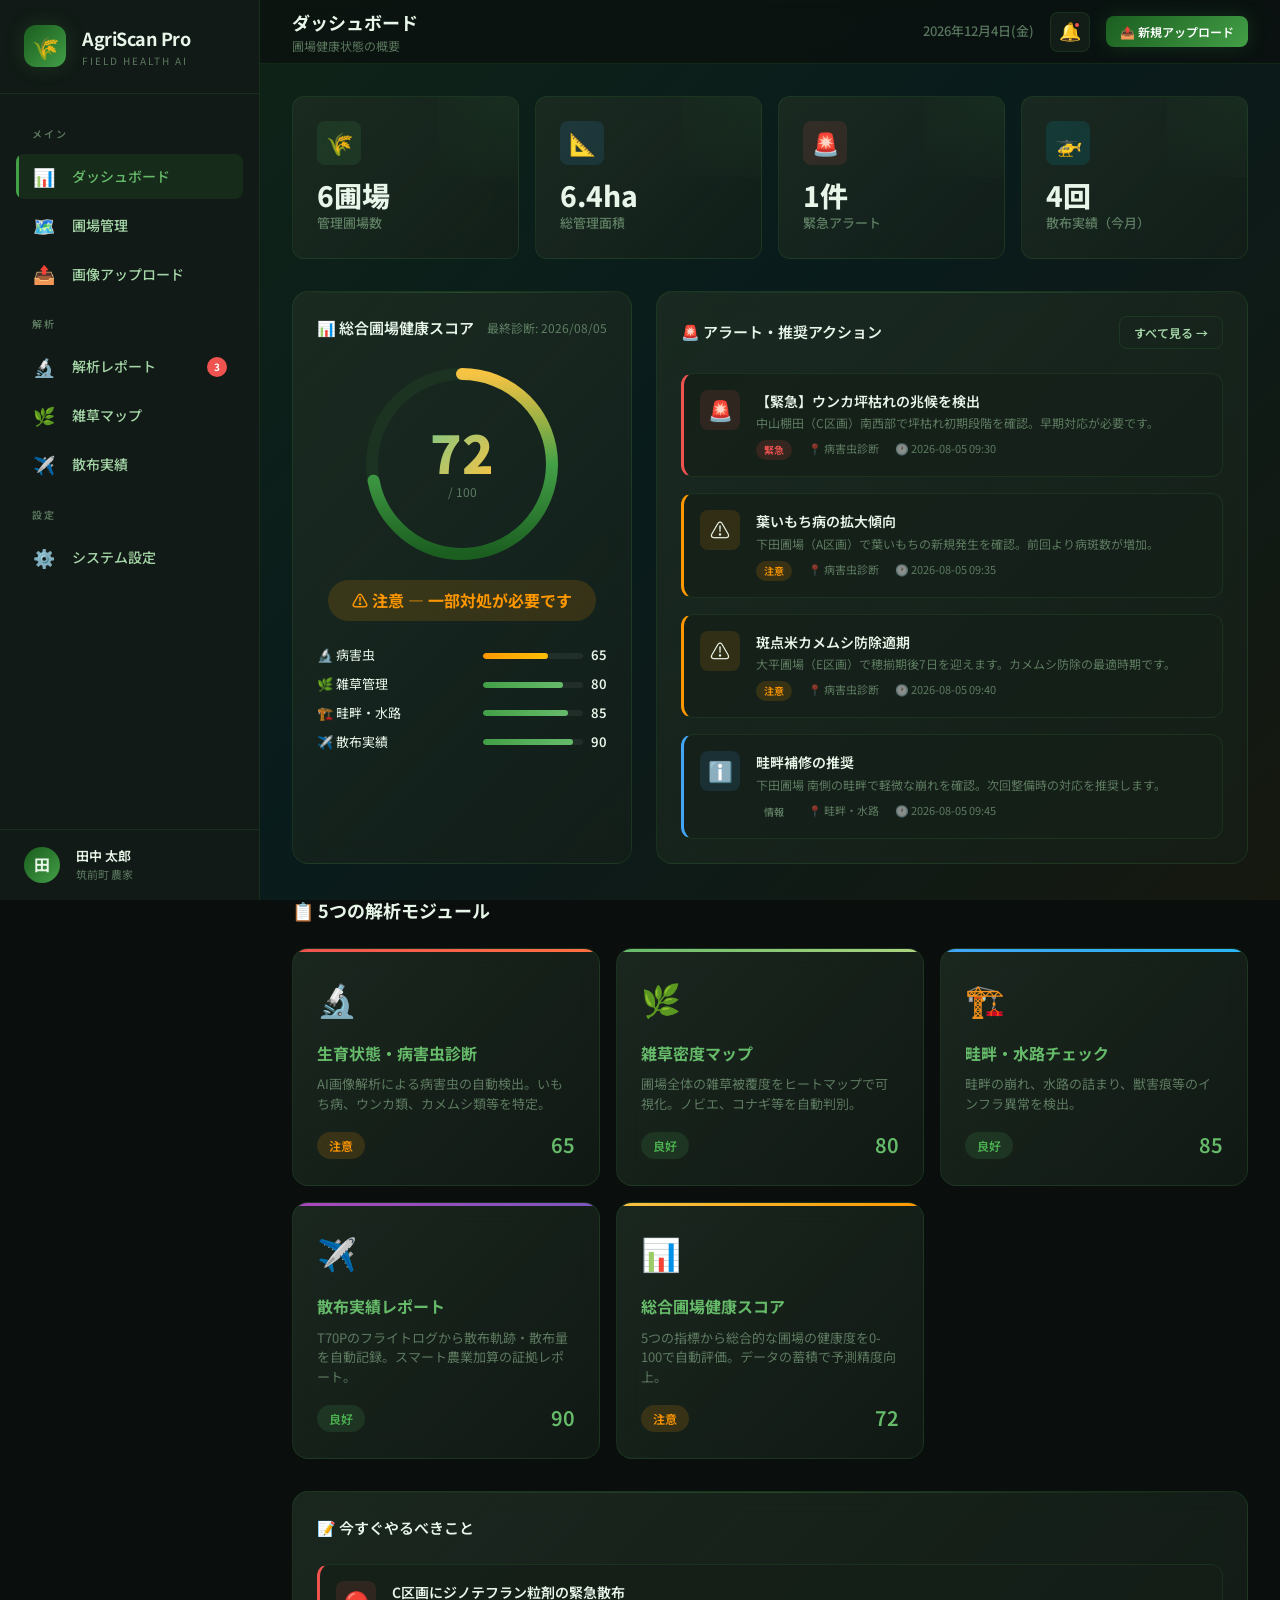
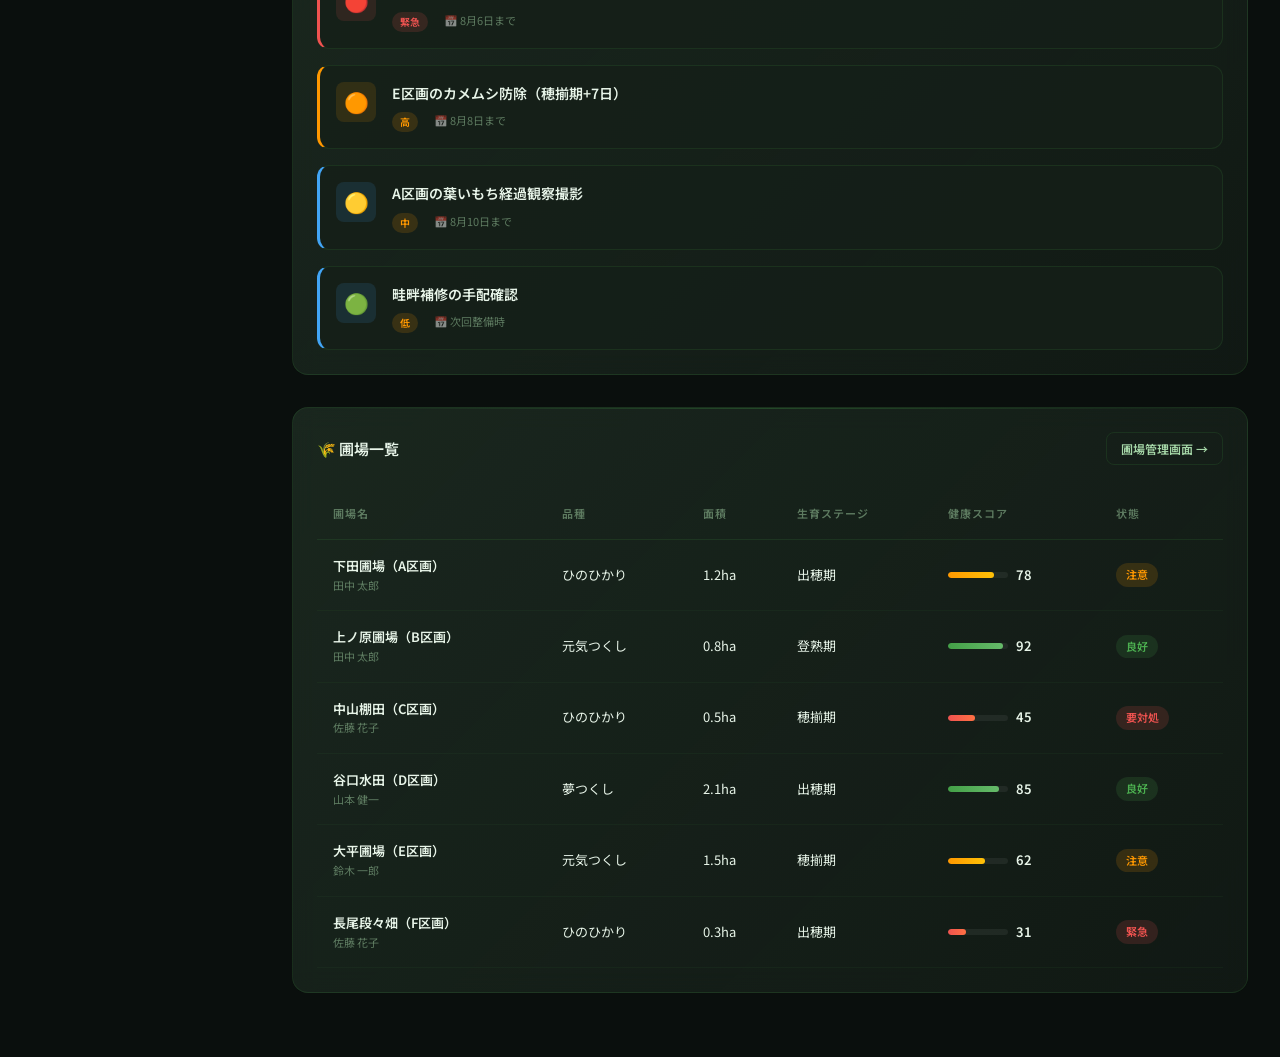
<file: index.html>
<!DOCTYPE html>
<html lang="ja">
<head>
  <meta charset="UTF-8">
  <meta name="viewport" content="width=device-width, initial-scale=1.0">
  <meta name="description" content="AgriScan Pro - AI搭載ドローン圃場健康診断システム。福岡県・九州の水稲栽培に特化した病害虫検出・雑草管理・散布実績レポート。">
  <title>AgriScan Pro | 圃場AI健康診断ダッシュボード</title>
  <link rel="stylesheet" href="css/style.css">
  <link rel="icon" href="data:image/svg+xml,<svg xmlns=%22http://www.w3.org/2000/svg%22 viewBox=%220 0 100 100%22><text y=%22.9em%22 font-size=%2290%22>🌾</text></svg>">
</head>
<body data-page="dashboard">
  <div class="app-layout">
    <!-- Sidebar -->
    <aside class="sidebar">
      <div class="sidebar-logo">
        <div class="logo-icon">🌾</div>
        <div class="logo-text">
          <span class="logo-name">AgriScan Pro</span>
          <span class="logo-sub">Field Health AI</span>
        </div>
      </div>

      <nav class="sidebar-nav">
        <div class="sidebar-section-label">メイン</div>
        <a href="index.html" class="nav-item active" id="nav-dashboard">
          <span class="nav-icon">📊</span>
          <span>ダッシュボード</span>
        </a>
        <a href="fields.html" class="nav-item" id="nav-fields">
          <span class="nav-icon">🗺️</span>
          <span>圃場管理</span>
        </a>
        <a href="upload.html" class="nav-item" id="nav-upload">
          <span class="nav-icon">📤</span>
          <span>画像アップロード</span>
        </a>

        <div class="sidebar-section-label">解析</div>
        <a href="report.html" class="nav-item" id="nav-report">
          <span class="nav-icon">🔬</span>
          <span>解析レポート</span>
          <span class="nav-badge">3</span>
        </a>
        <a href="report.html" class="nav-item" id="nav-weed">
          <span class="nav-icon">🌿</span>
          <span>雑草マップ</span>
        </a>
        <a href="report.html" class="nav-item" id="nav-spray">
          <span class="nav-icon">✈️</span>
          <span>散布実績</span>
        </a>

        <div class="sidebar-section-label">設定</div>
        <a href="#" class="nav-item" id="nav-settings">
          <span class="nav-icon">⚙️</span>
          <span>システム設定</span>
        </a>
      </nav>

      <div class="sidebar-footer">
        <div class="sidebar-user">
          <div class="user-avatar">田</div>
          <div class="user-info">
            <span class="user-name">田中 太郎</span>
            <span class="user-role">筑前町 農家</span>
          </div>
        </div>
      </div>
    </aside>

    <!-- Main Content -->
    <main class="main-content">
      <!-- Header -->
      <header class="top-header">
        <div class="header-left">
          <button class="mobile-menu-btn" id="mobile-menu-btn">☰</button>
          <div>
            <div class="page-title">ダッシュボード</div>
            <div class="page-breadcrumb">圃場健康状態の概要</div>
          </div>
        </div>
        <div class="header-right">
          <span class="header-date"></span>
          <button class="header-btn" id="notifications-btn" title="通知">
            🔔
            <span class="badge-dot"></span>
          </button>
          <a href="upload.html" class="btn btn-primary btn-sm">
            📤 新規アップロード
          </a>
        </div>
      </header>

      <!-- Page Content -->
      <div class="page-container">

        <!-- Stats Row -->
        <section class="section-gap">
          <div class="stats-grid"></div>
        </section>

        <!-- Score + Alerts Row -->
        <section class="grid-sidebar section-gap">
          <!-- Health Score -->
          <div class="card">
            <div class="card-header">
              <div class="card-title">📊 総合圃場健康スコア</div>
              <span class="card-subtitle">最終診断: 2026/08/05</span>
            </div>
            <div class="score-ring-container">
              <div class="score-ring">
                <svg viewBox="0 0 200 200">
                  <defs>
                    <linearGradient id="scoreGradient" x1="0%" y1="0%" x2="100%" y2="0%">
                      <stop offset="0%" style="stop-color:#1b5e20"/>
                      <stop offset="50%" style="stop-color:#43a047"/>
                      <stop offset="100%" style="stop-color:#f6c343"/>
                    </linearGradient>
                  </defs>
                  <circle class="ring-bg" cx="100" cy="100" r="90"/>
                  <circle class="ring-fill" cx="100" cy="100" r="90"/>
                </svg>
                <div class="score-value">
                  <div class="score-number">0</div>
                  <div class="score-label">/ 100</div>
                </div>
              </div>
              <div class="score-assessment caution">⚠️ 注意 — 一部対処が必要です</div>
            </div>
            <div style="margin-top:var(--space-lg);display:flex;flex-direction:column;gap:var(--space-sm);">
              <div style="display:flex;justify-content:space-between;align-items:center;font-size:13px;">
                <span>🔬 病害虫</span>
                <div class="flex items-center gap-sm">
                  <div class="severity-bar" style="width:100px"><div class="fill amber" style="width:65%"></div></div>
                  <span class="fw-600">65</span>
                </div>
              </div>
              <div style="display:flex;justify-content:space-between;align-items:center;font-size:13px;">
                <span>🌿 雑草管理</span>
                <div class="flex items-center gap-sm">
                  <div class="severity-bar" style="width:100px"><div class="fill green" style="width:80%"></div></div>
                  <span class="fw-600">80</span>
                </div>
              </div>
              <div style="display:flex;justify-content:space-between;align-items:center;font-size:13px;">
                <span>🏗️ 畦畔・水路</span>
                <div class="flex items-center gap-sm">
                  <div class="severity-bar" style="width:100px"><div class="fill green" style="width:85%"></div></div>
                  <span class="fw-600">85</span>
                </div>
              </div>
              <div style="display:flex;justify-content:space-between;align-items:center;font-size:13px;">
                <span>✈️ 散布実績</span>
                <div class="flex items-center gap-sm">
                  <div class="severity-bar" style="width:100px"><div class="fill green" style="width:90%"></div></div>
                  <span class="fw-600">90</span>
                </div>
              </div>
            </div>
          </div>

          <!-- Alerts & Actions -->
          <div class="card">
            <div class="card-header">
              <div class="card-title">🚨 アラート・推奨アクション</div>
              <a href="report.html" class="btn btn-outline btn-sm">すべて見る →</a>
            </div>
            <div class="alert-list"></div>
          </div>
        </section>

        <!-- 5 Module Overview -->
        <section class="section-gap">
          <div style="display:flex;justify-content:space-between;align-items:center;margin-bottom:var(--space-lg);">
            <h2 style="font-size:18px;font-weight:700;">📋 5つの解析モジュール</h2>
          </div>
          <div class="module-grid"></div>
        </section>

        <!-- Next Actions -->
        <section class="section-gap">
          <div class="card">
            <div class="card-header">
              <div class="card-title">📝 今すぐやるべきこと</div>
            </div>
            <div class="next-actions alert-list"></div>
          </div>
        </section>

        <!-- Field Overview Table -->
        <section class="section-gap">
          <div class="card">
            <div class="card-header">
              <div class="card-title">🌾 圃場一覧</div>
              <a href="fields.html" class="btn btn-outline btn-sm">圃場管理画面 →</a>
            </div>
            <div class="dashboard-fields"></div>
          </div>
        </section>

      </div>
    </main>
  </div>

  <script src="js/data.js"></script>
  <script src="js/app.js"></script>
</body>
</html>
</file>
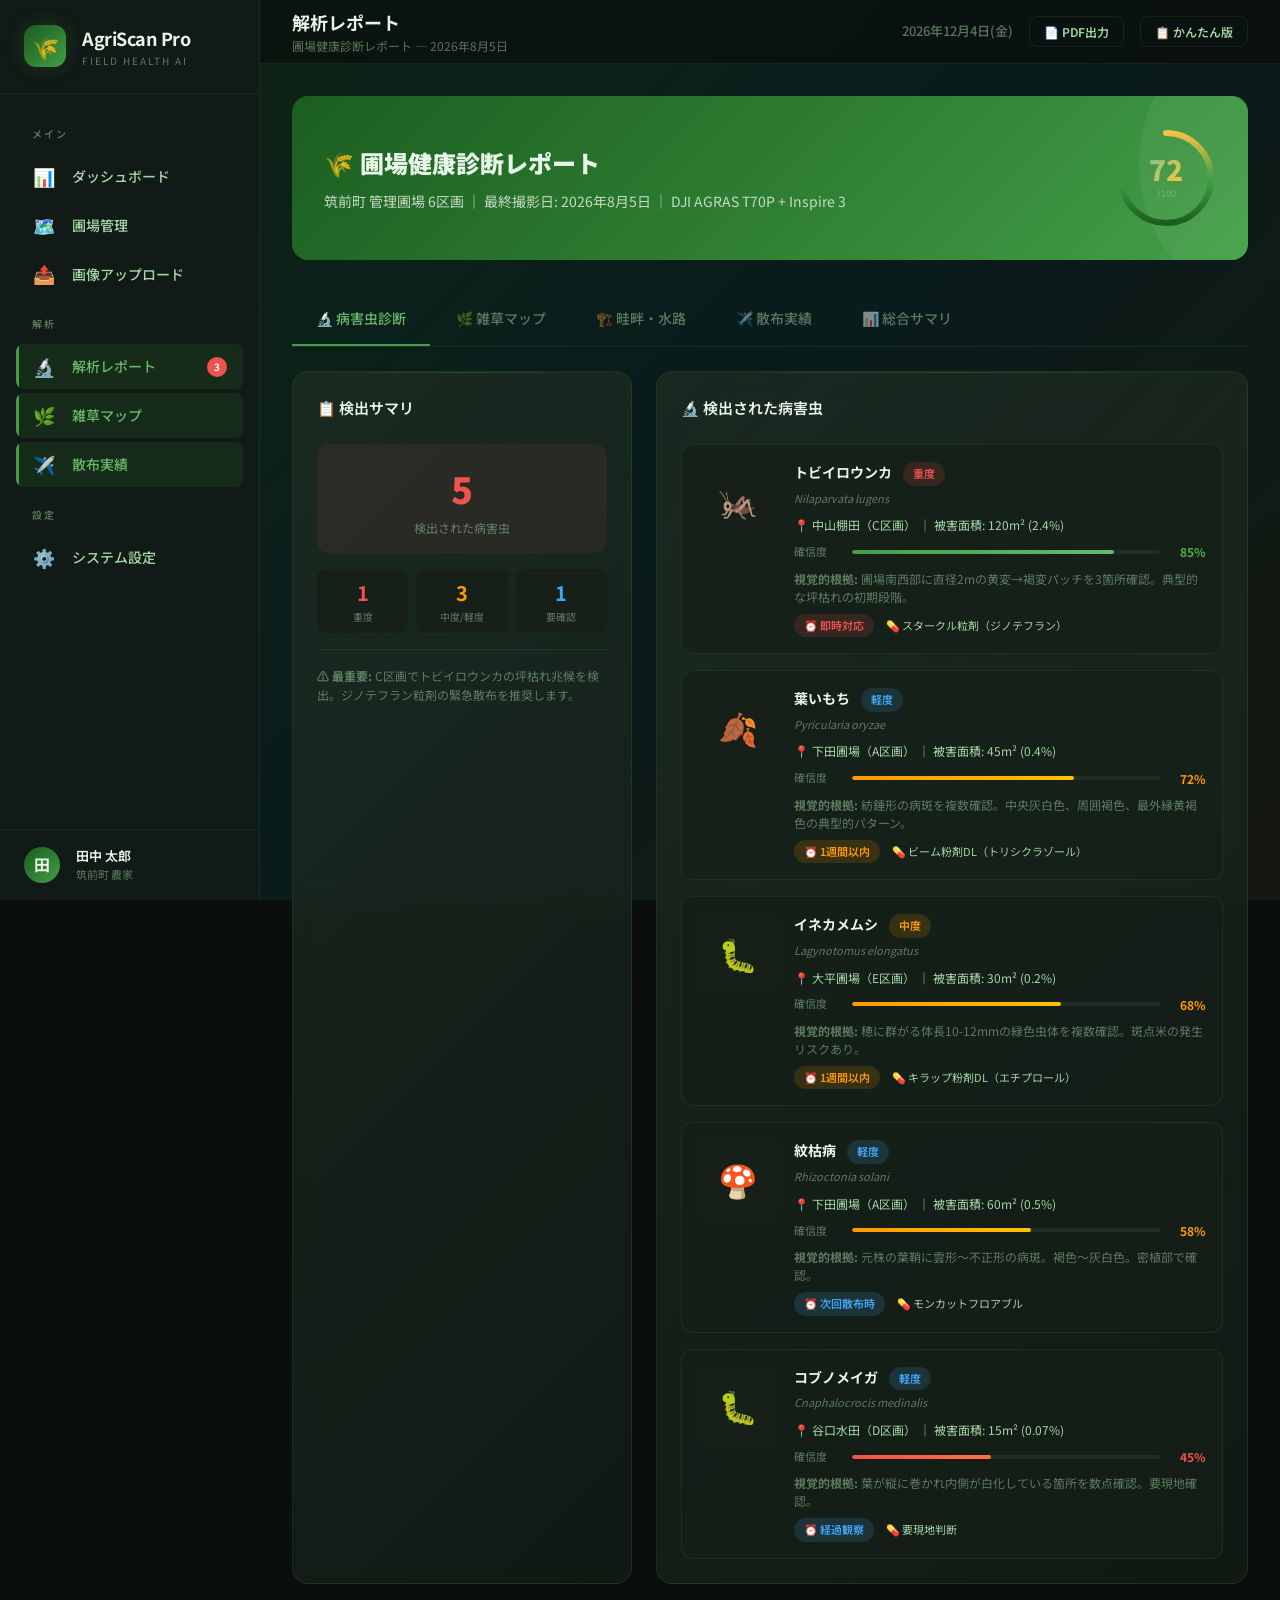
<file: report.html>
<!DOCTYPE html>
<html lang="ja">
<head>
  <meta charset="UTF-8">
  <meta name="viewport" content="width=device-width, initial-scale=1.0">
  <meta name="description" content="AgriScan Pro - AI解析レポート。病害虫診断、雑草密度マップ、畦畔チェック、散布実績を統合表示。">
  <title>AgriScan Pro | 解析レポート</title>
  <link rel="stylesheet" href="css/style.css">
  <link rel="icon" href="data:image/svg+xml,<svg xmlns=%22http://www.w3.org/2000/svg%22 viewBox=%220 0 100 100%22><text y=%22.9em%22 font-size=%2290%22>🌾</text></svg>">
</head>
<body data-page="report">
  <div class="app-layout">
    <!-- Sidebar -->
    <aside class="sidebar">
      <div class="sidebar-logo">
        <div class="logo-icon">🌾</div>
        <div class="logo-text">
          <span class="logo-name">AgriScan Pro</span>
          <span class="logo-sub">Field Health AI</span>
        </div>
      </div>
      <nav class="sidebar-nav">
        <div class="sidebar-section-label">メイン</div>
        <a href="index.html" class="nav-item" id="nav-dashboard">
          <span class="nav-icon">📊</span>
          <span>ダッシュボード</span>
        </a>
        <a href="fields.html" class="nav-item" id="nav-fields">
          <span class="nav-icon">🗺️</span>
          <span>圃場管理</span>
        </a>
        <a href="upload.html" class="nav-item" id="nav-upload">
          <span class="nav-icon">📤</span>
          <span>画像アップロード</span>
        </a>
        <div class="sidebar-section-label">解析</div>
        <a href="report.html" class="nav-item active" id="nav-report">
          <span class="nav-icon">🔬</span>
          <span>解析レポート</span>
          <span class="nav-badge">3</span>
        </a>
        <a href="report.html" class="nav-item" id="nav-weed">
          <span class="nav-icon">🌿</span>
          <span>雑草マップ</span>
        </a>
        <a href="report.html" class="nav-item" id="nav-spray">
          <span class="nav-icon">✈️</span>
          <span>散布実績</span>
        </a>
        <div class="sidebar-section-label">設定</div>
        <a href="#" class="nav-item" id="nav-settings">
          <span class="nav-icon">⚙️</span>
          <span>システム設定</span>
        </a>
      </nav>
      <div class="sidebar-footer">
        <div class="sidebar-user">
          <div class="user-avatar">田</div>
          <div class="user-info">
            <span class="user-name">田中 太郎</span>
            <span class="user-role">筑前町 農家</span>
          </div>
        </div>
      </div>
    </aside>

    <!-- Main Content -->
    <main class="main-content">
      <header class="top-header">
        <div class="header-left">
          <button class="mobile-menu-btn" id="mobile-menu-btn">☰</button>
          <div>
            <div class="page-title">解析レポート</div>
            <div class="page-breadcrumb">圃場健康診断レポート — 2026年8月5日</div>
          </div>
        </div>
        <div class="header-right">
          <span class="header-date"></span>
          <button class="btn btn-outline btn-sm" id="export-pdf-btn">📄 PDF出力</button>
          <button class="btn btn-outline btn-sm" id="export-simple-btn">📋 かんたん版</button>
        </div>
      </header>

      <div class="page-container">

        <!-- Report Header Banner -->
        <section class="section-gap">
          <div class="report-header">
            <div class="report-header-left">
              <h1>🌾 圃場健康診断レポート</h1>
              <p>筑前町 管理圃場 6区画 ｜ 最終撮影日: 2026年8月5日 ｜ DJI AGRAS T70P + Inspire 3</p>
            </div>
            <div style="text-align:center;">
              <div class="score-ring" style="width:100px;height:100px;">
                <svg viewBox="0 0 200 200" style="width:100px;height:100px;">
                  <defs>
                    <linearGradient id="scoreGradient" x1="0%" y1="0%" x2="100%" y2="0%">
                      <stop offset="0%" style="stop-color:#1b5e20"/>
                      <stop offset="50%" style="stop-color:#43a047"/>
                      <stop offset="100%" style="stop-color:#f6c343"/>
                    </linearGradient>
                  </defs>
                  <circle class="ring-bg" cx="100" cy="100" r="90"/>
                  <circle class="ring-fill" cx="100" cy="100" r="90"/>
                </svg>
                <div class="score-value">
                  <div class="score-number" style="font-size:28px;">0</div>
                  <div class="score-label" style="font-size:9px;">/100</div>
                </div>
              </div>
            </div>
          </div>
        </section>

        <!-- Tabs -->
        <div class="tabs">
          <button class="tab active" data-tab="tab-disease">🔬 病害虫診断</button>
          <button class="tab" data-tab="tab-weed">🌿 雑草マップ</button>
          <button class="tab" data-tab="tab-infra">🏗️ 畦畔・水路</button>
          <button class="tab" data-tab="tab-spray">✈️ 散布実績</button>
          <button class="tab" data-tab="tab-summary">📊 総合サマリ</button>
        </div>

        <!-- Tab: 病害虫診断 -->
        <div class="tab-content active" id="tab-disease">
          <section class="grid-sidebar section-gap">
            <div class="card">
              <div class="card-header">
                <div class="card-title">📋 検出サマリ</div>
              </div>
              <div style="display:flex;flex-direction:column;gap:var(--space-md);">
                <div style="text-align:center;padding:var(--space-md);background:rgba(239,83,80,0.08);border-radius:var(--radius-md);">
                  <div style="font-size:36px;font-weight:900;color:var(--danger);">5</div>
                  <div style="font-size:12px;color:var(--text-muted);">検出された病害虫</div>
                </div>
                <div style="display:flex;gap:var(--space-sm);">
                  <div style="flex:1;text-align:center;padding:var(--space-sm);background:var(--bg-tertiary);border-radius:var(--radius-sm);">
                    <div style="font-size:20px;font-weight:700;color:var(--danger);">1</div>
                    <div style="font-size:10px;color:var(--text-muted);">重度</div>
                  </div>
                  <div style="flex:1;text-align:center;padding:var(--space-sm);background:var(--bg-tertiary);border-radius:var(--radius-sm);">
                    <div style="font-size:20px;font-weight:700;color:var(--warning);">3</div>
                    <div style="font-size:10px;color:var(--text-muted);">中度/軽度</div>
                  </div>
                  <div style="flex:1;text-align:center;padding:var(--space-sm);background:var(--bg-tertiary);border-radius:var(--radius-sm);">
                    <div style="font-size:20px;font-weight:700;color:var(--info);">1</div>
                    <div style="font-size:10px;color:var(--text-muted);">要確認</div>
                  </div>
                </div>
                <div style="font-size:12px;color:var(--text-muted);line-height:1.6;border-top:1px solid var(--border-color);padding-top:var(--space-md);">
                  <strong>⚠️ 最重要:</strong> C区画でトビイロウンカの坪枯れ兆候を検出。ジノテフラン粒剤の緊急散布を推奨します。
                </div>
              </div>
            </div>

            <div class="card">
              <div class="card-header">
                <div class="card-title">🔬 検出された病害虫</div>
              </div>
              <div class="detection-list"></div>
            </div>
          </section>
        </div>

        <!-- Tab: 雑草マップ -->
        <div class="tab-content" id="tab-weed">
          <section class="grid-sidebar section-gap">
            <div class="card">
              <div class="card-header">
                <div class="card-title">📊 雑草被覆度サマリ</div>
              </div>
              <div style="text-align:center;padding:var(--space-md);margin-bottom:var(--space-md);">
                <div style="font-size:42px;font-weight:900;color:var(--warning);">8.5<span style="font-size:16px;">%</span></div>
                <div style="font-size:12px;color:var(--text-muted);">全体平均被覆率</div>
              </div>
              <div style="display:flex;gap:var(--space-sm);margin-bottom:var(--space-lg);">
                <div style="flex:1;text-align:center;padding:var(--space-sm);border-radius:var(--radius-sm);">
                  <div style="width:20px;height:20px;border-radius:4px;background:rgba(76,175,80,0.3);margin:0 auto 4px;"></div>
                  <div style="font-size:10px;color:var(--text-muted);">低</div>
                </div>
                <div style="flex:1;text-align:center;padding:var(--space-sm);border-radius:var(--radius-sm);">
                  <div style="width:20px;height:20px;border-radius:4px;background:rgba(255,152,0,0.5);margin:0 auto 4px;"></div>
                  <div style="font-size:10px;color:var(--text-muted);">中</div>
                </div>
                <div style="flex:1;text-align:center;padding:var(--space-sm);border-radius:var(--radius-sm);">
                  <div style="width:20px;height:20px;border-radius:4px;background:rgba(239,83,80,0.6);margin:0 auto 4px;"></div>
                  <div style="font-size:10px;color:var(--text-muted);">高</div>
                </div>
                <div style="flex:1;text-align:center;padding:var(--space-sm);border-radius:var(--radius-sm);">
                  <div style="width:20px;height:20px;border-radius:4px;background:rgba(239,83,80,0.9);margin:0 auto 4px;"></div>
                  <div style="font-size:10px;color:var(--text-muted);">極高</div>
                </div>
              </div>
              <div class="card-title" style="font-size:13px;margin-bottom:var(--space-md);">🌿 検出された雑草</div>
              <div class="weed-found-list"></div>
            </div>

            <div class="card">
              <div class="card-header">
                <div class="card-title">🗺️ 雑草密度マップ — 下田圃場（A区画）</div>
              </div>
              <div class="weed-density-grid" style="margin-bottom:var(--space-lg);"></div>
              <div style="font-size:12px;color:var(--text-muted);line-height:1.6;">
                <strong>解析結果:</strong> 圃場西側でノビエ（ヒエ類）の集中的な繁殖を確認。被覆度5-15%のエリアがあり、次回除草剤散布を推奨します。南東部は除草剤の効果が良好で、被覆度5%未満を維持しています。
              </div>
            </div>
          </section>
        </div>

        <!-- Tab: 畦畔・水路 -->
        <div class="tab-content" id="tab-infra">
          <section class="section-gap">
            <div class="card">
              <div class="card-header">
                <div class="card-title">🏗️ 畦畔・水路の異常検出</div>
                <span class="badge badge-warning">3件の異常を検出</span>
              </div>
              <div class="infra-list alert-list"></div>
            </div>
          </section>
          <section class="section-gap">
            <div class="card" style="border-left:3px solid var(--info);">
              <div class="card-title" style="margin-bottom:var(--space-md);">ℹ️ 畦畔・水路チェックについて</div>
              <div style="font-size:13px;color:var(--text-secondary);line-height:1.7;">
                畦畔・水路モジュールでは、ドローン映像から以下の異常を自動検出します：<br>
                ・畦畔の崩れ（法面の形状変化、土砂の流出）<br>
                ・水路の詰まり（水面の停滞、藻類の繁殖）<br>
                ・獣害痕（イノシシの掘り返し等）<br>
                ・モグラ被害（畦畔表面の隆起）<br>
                ・電気柵の損傷<br><br>
                <strong>推奨撮影:</strong> 30mの高度から斜め撮影することで、畦畔の側面状態をより正確に把握できます。
              </div>
            </div>
          </section>
        </div>

        <!-- Tab: 散布実績 -->
        <div class="tab-content" id="tab-spray">
          <section class="section-gap">
            <div class="grid-sidebar">
              <div class="card">
                <div class="card-header">
                  <div class="card-title">📊 散布実績サマリ</div>
                </div>
                <div style="display:flex;flex-direction:column;gap:var(--space-md);">
                  <div style="text-align:center;padding:var(--space-md);background:rgba(76,175,80,0.08);border-radius:var(--radius-md);">
                    <div style="font-size:36px;font-weight:900;color:var(--success);">4</div>
                    <div style="font-size:12px;color:var(--text-muted);">今シーズンの散布回数</div>
                  </div>
                  <div style="display:grid;grid-template-columns:1fr 1fr;gap:var(--space-sm);">
                    <div style="text-align:center;padding:var(--space-sm);background:var(--bg-tertiary);border-radius:var(--radius-sm);">
                      <div style="font-size:18px;font-weight:700;">13.7ha</div>
                      <div style="font-size:10px;color:var(--text-muted);">総散布面積</div>
                    </div>
                    <div style="text-align:center;padding:var(--space-sm);background:var(--bg-tertiary);border-radius:var(--radius-sm);">
                      <div style="font-size:18px;font-weight:700;">110L</div>
                      <div style="font-size:10px;color:var(--text-muted);">総散布量</div>
                    </div>
                  </div>
                  <div style="font-size:12px;color:var(--text-muted);border-top:1px solid var(--border-color);padding-top:var(--space-md);">
                    <strong>📋 スマート農業加算:</strong><br>
                    この散布実績データは、中山間地域等直接支払制度のスマート農業加算（5,000円/10a）の申請証拠として利用可能です。
                  </div>
                </div>
              </div>

              <div class="card">
                <div class="card-header">
                  <div class="card-title">📅 散布履歴タイムライン</div>
                </div>
                <div class="spray-timeline"></div>
              </div>
            </div>
          </section>
        </div>

        <!-- Tab: 総合サマリ -->
        <div class="tab-content" id="tab-summary">
          <section class="section-gap">
            <div class="grid-2">
              <!-- Overall Score -->
              <div class="card">
                <div class="card-header">
                  <div class="card-title">📊 総合健康スコア</div>
                </div>
                <div style="text-align:center;padding:var(--space-lg);">
                  <div style="font-size:72px;font-weight:900;background:linear-gradient(135deg,var(--primary-300),var(--accent-gold));-webkit-background-clip:text;-webkit-text-fill-color:transparent;background-clip:text;">72</div>
                  <div style="font-size:14px;color:var(--text-muted);">/ 100</div>
                  <div class="score-assessment caution" style="margin-top:var(--space-md);display:inline-block;">⚠️ 注意 — 一部対処が必要</div>
                </div>
                <div style="margin-top:var(--space-lg);display:flex;flex-direction:column;gap:var(--space-sm);">
                  <div style="display:flex;justify-content:space-between;align-items:center;font-size:13px;">
                    <span>🔬 病害虫診断</span>
                    <div class="flex items-center gap-sm">
                      <div class="severity-bar" style="width:120px"><div class="fill amber" style="width:65%"></div></div>
                      <span class="fw-600" style="min-width:25px;text-align:right;">65</span>
                    </div>
                  </div>
                  <div style="display:flex;justify-content:space-between;align-items:center;font-size:13px;">
                    <span>🌿 雑草管理</span>
                    <div class="flex items-center gap-sm">
                      <div class="severity-bar" style="width:120px"><div class="fill green" style="width:80%"></div></div>
                      <span class="fw-600" style="min-width:25px;text-align:right;">80</span>
                    </div>
                  </div>
                  <div style="display:flex;justify-content:space-between;align-items:center;font-size:13px;">
                    <span>🏗️ 畦畔・水路</span>
                    <div class="flex items-center gap-sm">
                      <div class="severity-bar" style="width:120px"><div class="fill green" style="width:85%"></div></div>
                      <span class="fw-600" style="min-width:25px;text-align:right;">85</span>
                    </div>
                  </div>
                  <div style="display:flex;justify-content:space-between;align-items:center;font-size:13px;">
                    <span>✈️ 散布実績</span>
                    <div class="flex items-center gap-sm">
                      <div class="severity-bar" style="width:120px"><div class="fill green" style="width:90%"></div></div>
                      <span class="fw-600" style="min-width:25px;text-align:right;">90</span>
                    </div>
                  </div>
                </div>
              </div>

              <!-- Next Recommended Actions -->
              <div class="card">
                <div class="card-header">
                  <div class="card-title">📝 推奨アクション</div>
                </div>
                <div class="alert-list">
                  <div class="alert-item urgent">
                    <div class="alert-icon urgent">🔴</div>
                    <div class="alert-content">
                      <div class="alert-title">C区画にジノテフラン粒剤の緊急散布</div>
                      <div class="alert-desc">トビイロウンカの坪枯れ兆候を検出。被害拡大前の対応が急務。</div>
                      <div class="alert-meta"><span class="alert-tag urgent">緊急</span><span>📅 8月6日まで</span></div>
                    </div>
                  </div>
                  <div class="alert-item warning">
                    <div class="alert-icon warning">🟠</div>
                    <div class="alert-content">
                      <div class="alert-title">E区画のカメムシ防除（穂揃期+7日）</div>
                      <div class="alert-desc">イネカメムシ確認済み。斑点米予防のための適期防除を推奨。</div>
                      <div class="alert-meta"><span class="alert-tag warning">高</span><span>📅 8月8日まで</span></div>
                    </div>
                  </div>
                  <div class="alert-item info">
                    <div class="alert-icon info">🟡</div>
                    <div class="alert-content">
                      <div class="alert-title">A区画の葉いもち経過観察撮影</div>
                      <div class="alert-desc">軽度だが拡大傾向。低高度(10m)での詳細撮影で進展を確認。</div>
                      <div class="alert-meta"><span class="badge badge-info">中</span><span>📅 8月10日まで</span></div>
                    </div>
                  </div>
                  <div class="alert-item info">
                    <div class="alert-icon info">🟢</div>
                    <div class="alert-content">
                      <div class="alert-title">次回ドローン撮影の推奨日</div>
                      <div class="alert-desc">8月12日頃に全圃場の経過観察撮影を推奨します。</div>
                      <div class="alert-meta"><span class="badge badge-success">予定</span><span>📅 8月12日</span></div>
                    </div>
                  </div>
                </div>
              </div>
            </div>
          </section>

          <!-- Simple Report Preview -->
          <section class="section-gap">
            <div class="card" style="border:2px solid var(--primary-600);background:rgba(30,45,35,0.95);">
              <div class="card-header">
                <div class="card-title">📋 かんたん版プレビュー（A4 1枚）</div>
                <span class="card-subtitle">70代以上の農家が一目で理解できるレポート</span>
              </div>
              <div style="background:white;color:#222;border-radius:var(--radius-md);padding:var(--space-xl);max-width:600px;margin:0 auto;">
                <div style="text-align:center;margin-bottom:20px;border-bottom:3px solid #2e7d32;padding-bottom:16px;">
                  <div style="font-size:22px;font-weight:900;color:#1b5e20;">🌾 圃場 けんこう しんだん</div>
                  <div style="font-size:13px;color:#666;margin-top:4px;">筑前町 田中太郎さん ｜ 2026年8月5日</div>
                </div>
                <div style="text-align:center;margin-bottom:20px;">
                  <div style="font-size:64px;">⚠️</div>
                  <div style="font-size:24px;font-weight:900;color:#e65100;">ちゅうい</div>
                  <div style="font-size:14px;color:#666;">いくつか対応が必要です</div>
                </div>
                <div style="margin-bottom:20px;">
                  <div style="font-size:18px;font-weight:900;color:#222;margin-bottom:12px;">📌 いま やること</div>
                  <div style="background:#fff3e0;border-left:4px solid #e65100;padding:12px;border-radius:4px;margin-bottom:8px;font-size:16px;">
                    <strong>🔴 虫が原因で一部が枯れています</strong><br>
                    <span style="font-size:14px;color:#555;">中山棚田（C区画）→ すぐに薬を撒く必要があります</span>
                  </div>
                  <div style="background:#e3f2fd;border-left:4px solid #1565c0;padding:12px;border-radius:4px;margin-bottom:8px;font-size:16px;">
                    <strong>🟡 大平圃場に虫がいます</strong><br>
                    <span style="font-size:14px;color:#555;">8月8日までに薬を撒くと効果的です</span>
                  </div>
                  <div style="background:#e8f5e9;border-left:4px solid #2e7d32;padding:12px;border-radius:4px;font-size:16px;">
                    <strong>🟢 その他の田んぼは おおむね良好です</strong><br>
                    <span style="font-size:14px;color:#555;">引き続き経過を見守ります</span>
                  </div>
                </div>
                <div style="text-align:center;font-size:14px;color:#666;border-top:1px solid #ddd;padding-top:12px;">
                  次のドローン撮影予定: <strong>8月12日</strong>
                </div>
              </div>
            </div>
          </section>
        </div>

      </div>
    </main>
  </div>

  <script src="js/data.js"></script>
  <script src="js/app.js"></script>
</body>
</html>
</file>
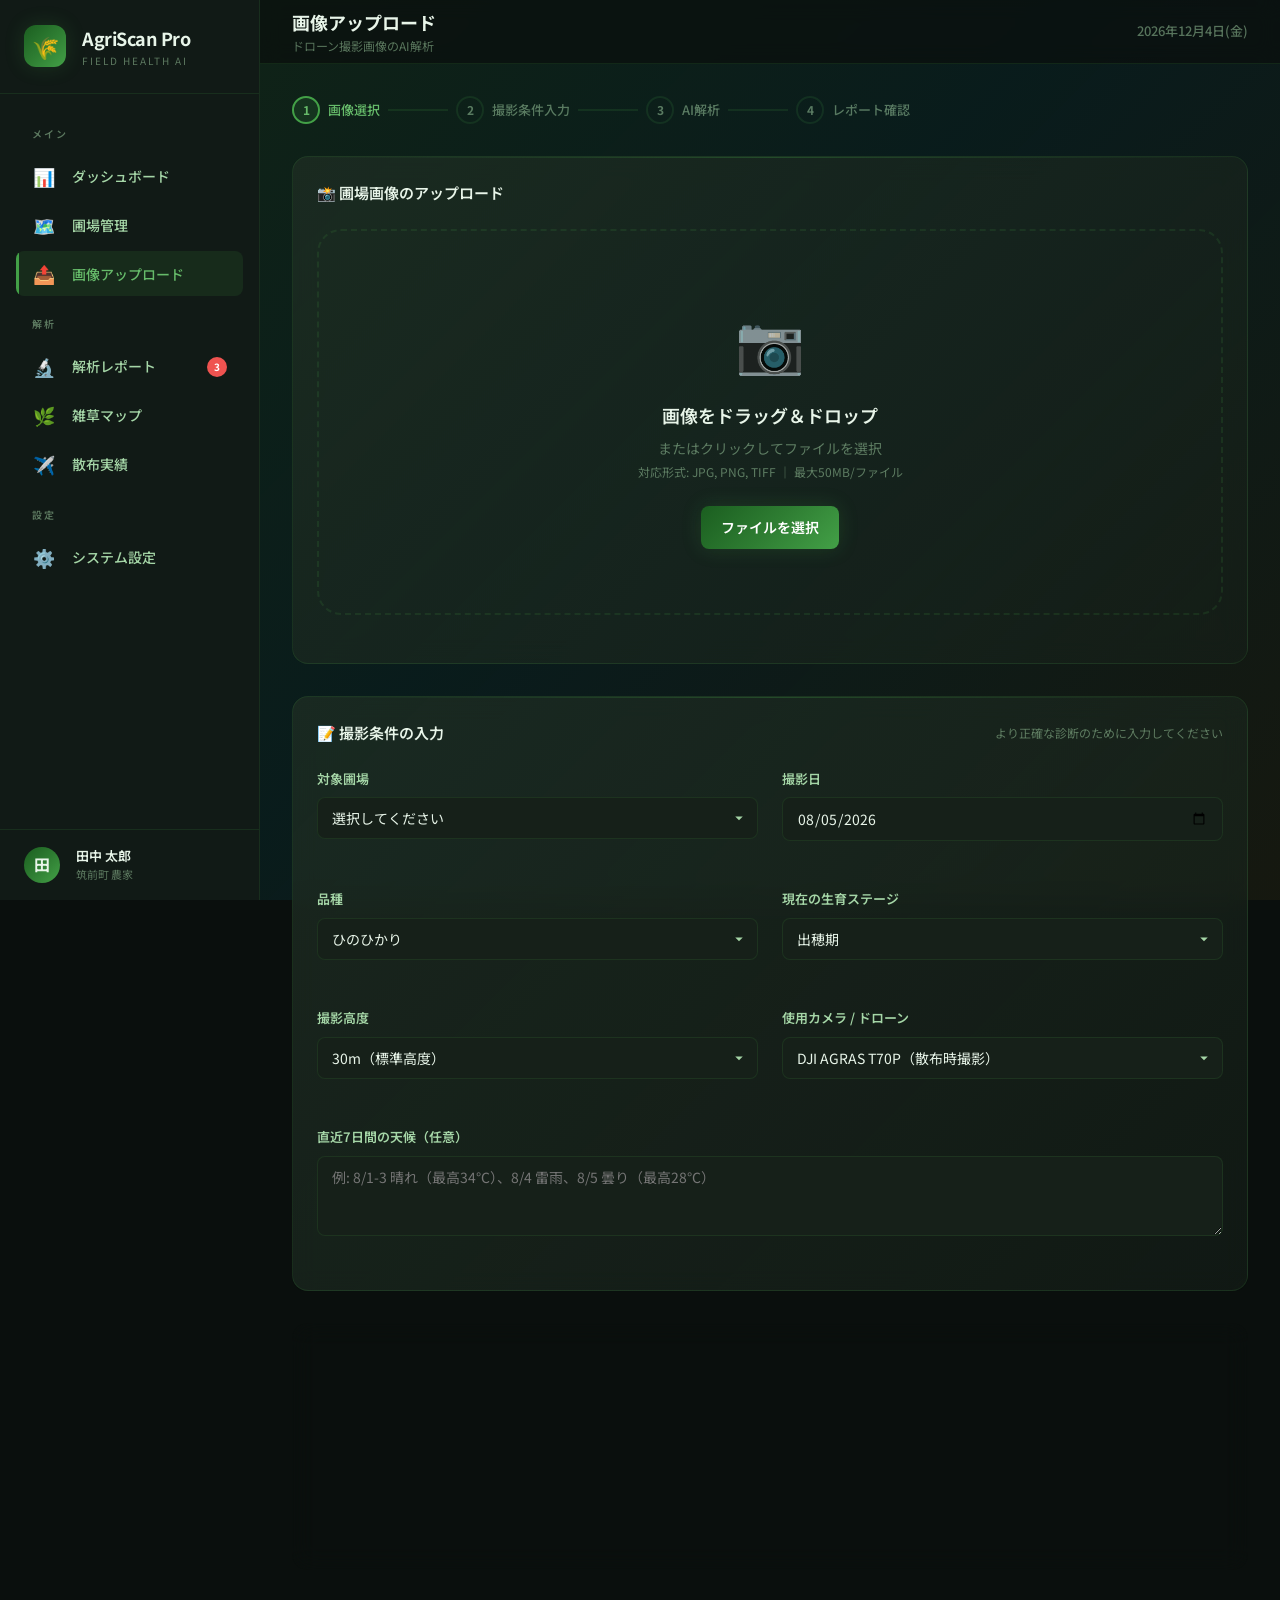
<file: upload.html>
<!DOCTYPE html>
<html lang="ja">
<head>
  <meta charset="UTF-8">
  <meta name="viewport" content="width=device-width, initial-scale=1.0">
  <meta name="description" content="AgriScan Pro - ドローン画像アップロード。圃場の空撮画像をAI解析にかけて健康診断レポートを自動生成。">
  <title>AgriScan Pro | 画像アップロード</title>
  <link rel="stylesheet" href="css/style.css">
  <link rel="icon" href="data:image/svg+xml,<svg xmlns=%22http://www.w3.org/2000/svg%22 viewBox=%220 0 100 100%22><text y=%22.9em%22 font-size=%2290%22>🌾</text></svg>">
</head>
<body data-page="upload">
  <div class="app-layout">
    <!-- Sidebar -->
    <aside class="sidebar">
      <div class="sidebar-logo">
        <div class="logo-icon">🌾</div>
        <div class="logo-text">
          <span class="logo-name">AgriScan Pro</span>
          <span class="logo-sub">Field Health AI</span>
        </div>
      </div>
      <nav class="sidebar-nav">
        <div class="sidebar-section-label">メイン</div>
        <a href="index.html" class="nav-item" id="nav-dashboard">
          <span class="nav-icon">📊</span>
          <span>ダッシュボード</span>
        </a>
        <a href="fields.html" class="nav-item" id="nav-fields">
          <span class="nav-icon">🗺️</span>
          <span>圃場管理</span>
        </a>
        <a href="upload.html" class="nav-item active" id="nav-upload">
          <span class="nav-icon">📤</span>
          <span>画像アップロード</span>
        </a>
        <div class="sidebar-section-label">解析</div>
        <a href="report.html" class="nav-item" id="nav-report">
          <span class="nav-icon">🔬</span>
          <span>解析レポート</span>
          <span class="nav-badge">3</span>
        </a>
        <a href="report.html" class="nav-item" id="nav-weed">
          <span class="nav-icon">🌿</span>
          <span>雑草マップ</span>
        </a>
        <a href="report.html" class="nav-item" id="nav-spray">
          <span class="nav-icon">✈️</span>
          <span>散布実績</span>
        </a>
        <div class="sidebar-section-label">設定</div>
        <a href="#" class="nav-item" id="nav-settings">
          <span class="nav-icon">⚙️</span>
          <span>システム設定</span>
        </a>
      </nav>
      <div class="sidebar-footer">
        <div class="sidebar-user">
          <div class="user-avatar">田</div>
          <div class="user-info">
            <span class="user-name">田中 太郎</span>
            <span class="user-role">筑前町 農家</span>
          </div>
        </div>
      </div>
    </aside>

    <!-- Main Content -->
    <main class="main-content">
      <header class="top-header">
        <div class="header-left">
          <button class="mobile-menu-btn" id="mobile-menu-btn">☰</button>
          <div>
            <div class="page-title">画像アップロード</div>
            <div class="page-breadcrumb">ドローン撮影画像のAI解析</div>
          </div>
        </div>
        <div class="header-right">
          <span class="header-date"></span>
        </div>
      </header>

      <div class="page-container">

        <!-- Progress Steps -->
        <div class="progress-steps section-gap">
          <div class="progress-step active">
            <span class="step-num">1</span>
            <span>画像選択</span>
          </div>
          <div class="progress-connector"></div>
          <div class="progress-step">
            <span class="step-num">2</span>
            <span>撮影条件入力</span>
          </div>
          <div class="progress-connector"></div>
          <div class="progress-step">
            <span class="step-num">3</span>
            <span>AI解析</span>
          </div>
          <div class="progress-connector"></div>
          <div class="progress-step">
            <span class="step-num">4</span>
            <span>レポート確認</span>
          </div>
        </div>

        <!-- Upload Zone -->
        <section class="section-gap">
          <div class="card">
            <div class="card-header">
              <div class="card-title">📸 圃場画像のアップロード</div>
            </div>
            <div class="upload-zone" id="upload-zone">
              <div class="upload-icon">📷</div>
              <div class="upload-title">画像をドラッグ＆ドロップ</div>
              <div class="upload-desc">
                またはクリックしてファイルを選択<br>
                <span style="font-size:12px;">対応形式: JPG, PNG, TIFF ｜ 最大50MB/ファイル</span>
              </div>
              <div class="btn btn-primary" style="pointer-events:none;">ファイルを選択</div>
            </div>
            <input type="file" id="file-input" multiple accept="image/*" style="display:none;">

            <!-- Preview Area -->
            <div class="upload-preview" style="display:grid;grid-template-columns:repeat(auto-fill,minmax(160px,1fr));gap:var(--space-md);margin-top:var(--space-lg);"></div>

            <!-- Analyze Button -->
            <div class="analyze-btn-container" style="display:none;text-align:center;margin-top:var(--space-xl);">
              <button class="btn btn-primary btn-lg" id="analyze-btn">🔬 AI解析を開始する</button>
            </div>
          </div>
        </section>

        <!-- Shooting Conditions Form -->
        <section class="section-gap">
          <div class="card">
            <div class="card-header">
              <div class="card-title">📝 撮影条件の入力</div>
              <span class="card-subtitle">より正確な診断のために入力してください</span>
            </div>

            <div style="display:grid;grid-template-columns:1fr 1fr;gap:var(--space-lg);">
              <div class="form-group">
                <label class="form-label">対象圃場</label>
                <select class="form-select" id="field-select">
                  <option value="">選択してください</option>
                  <option value="F001">下田圃場（A区画）- 田中太郎</option>
                  <option value="F002">上ノ原圃場（B区画）- 田中太郎</option>
                  <option value="F003">中山棚田（C区画）- 佐藤花子</option>
                  <option value="F004">谷口水田（D区画）- 山本健一</option>
                  <option value="F005">大平圃場（E区画）- 鈴木一郎</option>
                  <option value="F006">長尾段々畑（F区画）- 佐藤花子</option>
                </select>
              </div>

              <div class="form-group">
                <label class="form-label">撮影日</label>
                <input type="date" class="form-input" id="shoot-date" value="2026-08-05">
              </div>

              <div class="form-group">
                <label class="form-label">品種</label>
                <select class="form-select" id="variety-select">
                  <option value="hinohikari">ひのひかり</option>
                  <option value="genkitsukushi">元気つくし</option>
                  <option value="yumetukushi">夢つくし</option>
                </select>
              </div>

              <div class="form-group">
                <label class="form-label">現在の生育ステージ</label>
                <select class="form-select" id="stage-select">
                  <option value="tillering">分げつ期</option>
                  <option value="heading" selected>出穂期</option>
                  <option value="flowering">穂揃期</option>
                  <option value="ripening">登熟期</option>
                </select>
              </div>

              <div class="form-group">
                <label class="form-label">撮影高度</label>
                <select class="form-select" id="altitude-select">
                  <option value="10">10m（低高度・詳細撮影）</option>
                  <option value="30" selected>30m（標準高度）</option>
                  <option value="50">50m（広域俯瞰）</option>
                </select>
              </div>

              <div class="form-group">
                <label class="form-label">使用カメラ / ドローン</label>
                <select class="form-select" id="drone-select">
                  <option value="t70p">DJI AGRAS T70P（散布時撮影）</option>
                  <option value="inspire3">DJI Inspire 3（空撮機）</option>
                  <option value="matrice4td">DJI Matrice 4TD（マルチスペクトル）</option>
                </select>
              </div>

              <div class="form-group" style="grid-column:1/3;">
                <label class="form-label">直近7日間の天候（任意）</label>
                <textarea class="form-textarea" id="weather-notes" placeholder="例: 8/1-3 晴れ（最高34℃）、8/4 雷雨、8/5 曇り（最高28℃）"></textarea>
              </div>
            </div>
          </div>
        </section>

        <!-- Analysis Progress (hidden by default) -->
        <section class="section-gap">
          <div class="card analysis-progress" style="display:none;">
            <div class="card-header">
              <div class="card-title">🤖 AI解析中...</div>
            </div>
            <div style="text-align:center;padding:var(--space-xl);">
              <div style="font-size:48px;margin-bottom:var(--space-lg);animation:pulse 1.5s infinite;">🔬</div>
              <div class="progress-label" style="font-size:16px;font-weight:600;margin-bottom:var(--space-md);">
                準備中...
              </div>
              <div style="width:100%;max-width:400px;margin:0 auto;height:8px;background:rgba(255,255,255,0.06);border-radius:4px;overflow:hidden;">
                <div class="progress-fill" style="width:0%;height:100%;background:var(--gradient-primary);border-radius:4px;transition:width 0.5s ease;"></div>
              </div>
            </div>
          </div>
        </section>

        <!-- Tips -->
        <section class="section-gap">
          <div class="card" style="border-left:3px solid var(--accent-cyan);">
            <div class="card-title" style="margin-bottom:var(--space-md);">💡 撮影のコツ</div>
            <div style="display:grid;grid-template-columns:1fr 1fr;gap:var(--space-lg);font-size:13px;color:var(--text-secondary);line-height:1.7;">
              <div>
                <strong>🌅 最適な撮影時間</strong><br>
                早朝6:00-9:00がベスト。日中の強い日差しは影やハレーションの原因になります。
              </div>
              <div>
                <strong>📐 推奨オーバーラップ率</strong><br>
                縦方向80%、横方向60%のオーバーラップで撮影すると、より正確な解析が可能です。
              </div>
              <div>
                <strong>🌾 ウンカ検出のポイント</strong><br>
                30m以上の高さから圃場全体を撮影すると、坪枯れの初期兆候を最も検出しやすくなります。
              </div>
              <div>
                <strong>🐛 カメムシ確認</strong><br>
                カメムシの虫体確認には10m以下での低高度詳細撮影が必要です。穂揃期後に撮影推奨。
              </div>
            </div>
          </div>
        </section>

      </div>
    </main>
  </div>

  <script src="js/data.js"></script>
  <script src="js/app.js"></script>
</body>
</html>
</file>
<file: css/style.css>
/* ============================================
   AgriScan Pro - Design System
   農業用AI圃場診断Webアプリ
   ============================================ */

@import url('https://fonts.googleapis.com/css2?family=Noto+Sans+JP:wght@300;400;500;600;700;900&family=Inter:wght@300;400;500;600;700&display=swap');

/* === CSS Custom Properties === */
:root {
  /* Primary - Green Agriculture Theme */
  --primary-50: #e8f5e9;
  --primary-100: #c8e6c9;
  --primary-200: #a5d6a7;
  --primary-300: #81c784;
  --primary-400: #66bb6a;
  --primary-500: #43a047;
  --primary-600: #388e3c;
  --primary-700: #2e7d32;
  --primary-800: #1b5e20;
  --primary-900: #0d3b12;

  /* Accent */
  --accent-gold: #f6c343;
  --accent-amber: #ff9800;
  --accent-cyan: #00bcd4;

  /* Semantic */
  --success: #4caf50;
  --warning: #ff9800;
  --danger: #ef5350;
  --info: #42a5f5;

  /* Dark Theme */
  --bg-primary: #0a0f0d;
  --bg-secondary: #111a16;
  --bg-tertiary: #162019;
  --bg-card: rgba(22, 32, 25, 0.85);
  --bg-card-hover: rgba(30, 45, 35, 0.9);
  --bg-glass: rgba(22, 32, 25, 0.6);

  /* Borders */
  --border-color: rgba(67, 160, 71, 0.15);
  --border-color-hover: rgba(67, 160, 71, 0.35);

  /* Text */
  --text-primary: #e8f5e9;
  --text-secondary: #a5d6a7;
  --text-muted: rgba(165, 214, 167, 0.5);
  --text-inverse: #0a0f0d;

  /* Shadows */
  --shadow-sm: 0 2px 8px rgba(0, 0, 0, 0.3);
  --shadow-md: 0 4px 16px rgba(0, 0, 0, 0.4);
  --shadow-lg: 0 8px 32px rgba(0, 0, 0, 0.5);
  --shadow-glow: 0 0 20px rgba(67, 160, 71, 0.2);
  --shadow-glow-strong: 0 0 40px rgba(67, 160, 71, 0.3);

  /* Gradients */
  --gradient-primary: linear-gradient(135deg, #1b5e20, #2e7d32, #43a047);
  --gradient-dark: linear-gradient(180deg, #0a0f0d 0%, #111a16 100%);
  --gradient-card: linear-gradient(135deg, rgba(30, 45, 35, 0.8), rgba(22, 32, 25, 0.6));
  --gradient-hero: linear-gradient(135deg, rgba(67, 160, 71, 0.15) 0%, rgba(0, 188, 212, 0.08) 50%, rgba(246, 195, 67, 0.05) 100%);

  /* Typography */
  --font-primary: 'Noto Sans JP', 'Inter', -apple-system, sans-serif;
  --font-mono: 'SF Mono', 'Menlo', monospace;

  /* Spacing */
  --space-xs: 4px;
  --space-sm: 8px;
  --space-md: 16px;
  --space-lg: 24px;
  --space-xl: 32px;
  --space-2xl: 48px;
  --space-3xl: 64px;

  /* Border Radius */
  --radius-sm: 8px;
  --radius-md: 12px;
  --radius-lg: 16px;
  --radius-xl: 24px;
  --radius-full: 9999px;

  /* Transitions */
  --transition-fast: 0.15s ease;
  --transition-normal: 0.3s ease;
  --transition-slow: 0.5s ease;

  /* Layout */
  --sidebar-width: 260px;
  --header-height: 64px;
}

/* === Reset & Base === */
*, *::before, *::after {
  box-sizing: border-box;
  margin: 0;
  padding: 0;
}

html {
  scroll-behavior: smooth;
  -webkit-font-smoothing: antialiased;
  -moz-osx-font-smoothing: grayscale;
}

body {
  font-family: var(--font-primary);
  background: var(--bg-primary);
  color: var(--text-primary);
  line-height: 1.6;
  min-height: 100vh;
  overflow-x: hidden;
}

body::before {
  content: '';
  position: fixed;
  top: 0;
  left: 0;
  right: 0;
  bottom: 0;
  background: var(--gradient-hero);
  pointer-events: none;
  z-index: 0;
}

a {
  color: var(--primary-400);
  text-decoration: none;
  transition: color var(--transition-fast);
}

a:hover {
  color: var(--primary-300);
}

/* === Layout === */
.app-layout {
  display: flex;
  min-height: 100vh;
  position: relative;
  z-index: 1;
}

/* === Sidebar === */
.sidebar {
  width: var(--sidebar-width);
  background: var(--bg-secondary);
  border-right: 1px solid var(--border-color);
  position: fixed;
  top: 0;
  left: 0;
  bottom: 0;
  display: flex;
  flex-direction: column;
  z-index: 100;
  backdrop-filter: blur(20px);
  transition: transform var(--transition-normal);
}

.sidebar-logo {
  padding: var(--space-lg);
  border-bottom: 1px solid var(--border-color);
  display: flex;
  align-items: center;
  gap: var(--space-md);
}

.sidebar-logo .logo-icon {
  width: 42px;
  height: 42px;
  background: var(--gradient-primary);
  border-radius: var(--radius-md);
  display: flex;
  align-items: center;
  justify-content: center;
  font-size: 22px;
  box-shadow: var(--shadow-glow);
}

.sidebar-logo .logo-text {
  display: flex;
  flex-direction: column;
}

.sidebar-logo .logo-name {
  font-size: 18px;
  font-weight: 700;
  color: var(--text-primary);
  letter-spacing: -0.5px;
}

.sidebar-logo .logo-sub {
  font-size: 10px;
  color: var(--text-muted);
  letter-spacing: 2px;
  text-transform: uppercase;
}

.sidebar-nav {
  flex: 1;
  padding: var(--space-md);
  display: flex;
  flex-direction: column;
  gap: var(--space-xs);
}

.sidebar-section-label {
  font-size: 10px;
  font-weight: 600;
  color: var(--text-muted);
  letter-spacing: 2px;
  text-transform: uppercase;
  padding: var(--space-md) var(--space-md) var(--space-sm);
}

.nav-item {
  display: flex;
  align-items: center;
  gap: var(--space-md);
  padding: var(--space-sm) var(--space-md);
  border-radius: var(--radius-sm);
  color: var(--text-secondary);
  font-size: 14px;
  font-weight: 500;
  transition: all var(--transition-fast);
  cursor: pointer;
  text-decoration: none;
  position: relative;
  overflow: hidden;
}

.nav-item::before {
  content: '';
  position: absolute;
  left: 0;
  top: 0;
  bottom: 0;
  width: 3px;
  background: var(--primary-500);
  border-radius: 0 3px 3px 0;
  transform: scaleY(0);
  transition: transform var(--transition-fast);
}

.nav-item:hover {
  background: rgba(67, 160, 71, 0.08);
  color: var(--text-primary);
}

.nav-item.active {
  background: rgba(67, 160, 71, 0.12);
  color: var(--primary-400);
}

.nav-item.active::before {
  transform: scaleY(1);
}

.nav-item .nav-icon {
  font-size: 18px;
  width: 24px;
  text-align: center;
  flex-shrink: 0;
}

.nav-item .nav-badge {
  margin-left: auto;
  background: var(--danger);
  color: white;
  font-size: 10px;
  font-weight: 700;
  padding: 2px 7px;
  border-radius: var(--radius-full);
  min-width: 20px;
  text-align: center;
}

.sidebar-footer {
  padding: var(--space-md) var(--space-lg);
  border-top: 1px solid var(--border-color);
}

.sidebar-user {
  display: flex;
  align-items: center;
  gap: var(--space-md);
}

.sidebar-user .user-avatar {
  width: 36px;
  height: 36px;
  border-radius: var(--radius-full);
  background: var(--gradient-primary);
  display: flex;
  align-items: center;
  justify-content: center;
  font-size: 16px;
  font-weight: 700;
}

.sidebar-user .user-info {
  display: flex;
  flex-direction: column;
}

.sidebar-user .user-name {
  font-size: 13px;
  font-weight: 600;
}

.sidebar-user .user-role {
  font-size: 11px;
  color: var(--text-muted);
}

/* === Main Content === */
.main-content {
  flex: 1;
  margin-left: var(--sidebar-width);
  min-height: 100vh;
}

/* === Header === */
.top-header {
  height: var(--header-height);
  display: flex;
  align-items: center;
  justify-content: space-between;
  padding: 0 var(--space-xl);
  background: rgba(10, 15, 13, 0.7);
  backdrop-filter: blur(10px);
  border-bottom: 1px solid var(--border-color);
  position: sticky;
  top: 0;
  z-index: 50;
}

.header-left {
  display: flex;
  align-items: center;
  gap: var(--space-md);
}

.mobile-menu-btn {
  display: none;
  background: none;
  border: none;
  color: var(--text-primary);
  font-size: 24px;
  cursor: pointer;
}

.page-title {
  font-size: 18px;
  font-weight: 700;
}

.page-breadcrumb {
  font-size: 12px;
  color: var(--text-muted);
}

.header-right {
  display: flex;
  align-items: center;
  gap: var(--space-md);
}

.header-btn {
  width: 40px;
  height: 40px;
  border-radius: var(--radius-sm);
  border: 1px solid var(--border-color);
  background: var(--bg-card);
  color: var(--text-secondary);
  display: flex;
  align-items: center;
  justify-content: center;
  cursor: pointer;
  transition: all var(--transition-fast);
  font-size: 18px;
  position: relative;
}

.header-btn:hover {
  background: var(--bg-card-hover);
  border-color: var(--border-color-hover);
  color: var(--text-primary);
}

.header-btn .badge-dot {
  position: absolute;
  top: 8px;
  right: 8px;
  width: 8px;
  height: 8px;
  background: var(--danger);
  border-radius: 50%;
  border: 2px solid var(--bg-secondary);
}

.header-date {
  font-size: 13px;
  color: var(--text-muted);
  font-weight: 500;
}

/* === Page Container === */
.page-container {
  padding: var(--space-xl);
  max-width: 1400px;
}

/* === Cards === */
.card {
  background: var(--gradient-card);
  backdrop-filter: blur(12px);
  border: 1px solid var(--border-color);
  border-radius: var(--radius-lg);
  padding: var(--space-lg);
  transition: all var(--transition-normal);
  position: relative;
  overflow: hidden;
}

.card::before {
  content: '';
  position: absolute;
  top: 0;
  left: 0;
  right: 0;
  height: 1px;
  background: linear-gradient(90deg, transparent, rgba(67, 160, 71, 0.3), transparent);
}

.card:hover {
  border-color: var(--border-color-hover);
  box-shadow: var(--shadow-glow);
  transform: translateY(-2px);
}

.card-header {
  display: flex;
  align-items: center;
  justify-content: space-between;
  margin-bottom: var(--space-lg);
}

.card-title {
  font-size: 15px;
  font-weight: 600;
  color: var(--text-primary);
  display: flex;
  align-items: center;
  gap: var(--space-sm);
}

.card-subtitle {
  font-size: 12px;
  color: var(--text-muted);
}

/* === Health Score Circle === */
.score-ring-container {
  display: flex;
  flex-direction: column;
  align-items: center;
  gap: var(--space-md);
}

.score-ring {
  position: relative;
  width: 200px;
  height: 200px;
}

.score-ring svg {
  transform: rotate(-90deg);
  width: 200px;
  height: 200px;
}

.score-ring .ring-bg {
  fill: none;
  stroke: rgba(67, 160, 71, 0.1);
  stroke-width: 12;
}

.score-ring .ring-fill {
  fill: none;
  stroke: url(#scoreGradient);
  stroke-width: 12;
  stroke-linecap: round;
  stroke-dasharray: 565;
  stroke-dashoffset: 565;
  transition: stroke-dashoffset 2s ease-out;
}

.score-ring .score-value {
  position: absolute;
  top: 50%;
  left: 50%;
  transform: translate(-50%, -50%);
  text-align: center;
}

.score-ring .score-number {
  font-size: 52px;
  font-weight: 900;
  line-height: 1;
  background: linear-gradient(135deg, var(--primary-300), var(--accent-gold));
  -webkit-background-clip: text;
  -webkit-text-fill-color: transparent;
  background-clip: text;
}

.score-ring .score-label {
  font-size: 12px;
  color: var(--text-muted);
  margin-top: 4px;
}

.score-assessment {
  font-size: 16px;
  font-weight: 700;
  padding: var(--space-sm) var(--space-lg);
  border-radius: var(--radius-full);
  text-align: center;
}

.score-assessment.good { background: rgba(76, 175, 80, 0.15); color: var(--success); }
.score-assessment.caution { background: rgba(255, 152, 0, 0.15); color: var(--warning); }
.score-assessment.action { background: rgba(239, 83, 80, 0.15); color: var(--danger); }
.score-assessment.urgent { background: rgba(239, 83, 80, 0.25); color: #ff5252; }

/* === Stat Cards Grid === */
.stats-grid {
  display: grid;
  grid-template-columns: repeat(auto-fit, minmax(220px, 1fr));
  gap: var(--space-md);
}

.stat-card {
  background: var(--gradient-card);
  backdrop-filter: blur(12px);
  border: 1px solid var(--border-color);
  border-radius: var(--radius-md);
  padding: var(--space-lg);
  transition: all var(--transition-normal);
  position: relative;
  overflow: hidden;
}

.stat-card::after {
  content: '';
  position: absolute;
  top: 0;
  right: 0;
  width: 80px;
  height: 80px;
  background: radial-gradient(circle at top right, rgba(67, 160, 71, 0.08), transparent);
}

.stat-card:hover {
  border-color: var(--border-color-hover);
  transform: translateY(-2px);
}

.stat-icon {
  width: 44px;
  height: 44px;
  border-radius: var(--radius-sm);
  display: flex;
  align-items: center;
  justify-content: center;
  font-size: 22px;
  margin-bottom: var(--space-md);
}

.stat-icon.green { background: rgba(76, 175, 80, 0.12); }
.stat-icon.amber { background: rgba(255, 152, 0, 0.12); }
.stat-icon.red { background: rgba(239, 83, 80, 0.12); }
.stat-icon.blue { background: rgba(66, 165, 245, 0.12); }
.stat-icon.cyan { background: rgba(0, 188, 212, 0.12); }

.stat-value {
  font-size: 28px;
  font-weight: 800;
  line-height: 1;
  margin-bottom: var(--space-xs);
}

.stat-label {
  font-size: 13px;
  color: var(--text-muted);
  font-weight: 500;
}

.stat-trend {
  font-size: 12px;
  font-weight: 600;
  margin-top: var(--space-sm);
  display: flex;
  align-items: center;
  gap: 4px;
}

.stat-trend.up { color: var(--success); }
.stat-trend.down { color: var(--danger); }

/* === Alert Cards === */
.alert-list {
  display: flex;
  flex-direction: column;
  gap: var(--space-md);
}

.alert-item {
  display: flex;
  align-items: flex-start;
  gap: var(--space-md);
  padding: var(--space-md);
  border-radius: var(--radius-md);
  border: 1px solid var(--border-color);
  background: var(--bg-card);
  transition: all var(--transition-fast);
}

.alert-item:hover {
  border-color: var(--border-color-hover);
}

.alert-item.urgent { border-left: 3px solid var(--danger); }
.alert-item.warning { border-left: 3px solid var(--warning); }
.alert-item.info { border-left: 3px solid var(--info); }

.alert-icon {
  width: 40px;
  height: 40px;
  border-radius: var(--radius-sm);
  display: flex;
  align-items: center;
  justify-content: center;
  font-size: 20px;
  flex-shrink: 0;
}

.alert-icon.urgent { background: rgba(239, 83, 80, 0.12); }
.alert-icon.warning { background: rgba(255, 152, 0, 0.12); }
.alert-icon.info { background: rgba(66, 165, 245, 0.12); }

.alert-content {
  flex: 1;
}

.alert-title {
  font-size: 14px;
  font-weight: 600;
  margin-bottom: 2px;
}

.alert-desc {
  font-size: 12px;
  color: var(--text-muted);
  line-height: 1.5;
}

.alert-meta {
  display: flex;
  gap: var(--space-md);
  margin-top: var(--space-sm);
  font-size: 11px;
  color: var(--text-muted);
}

.alert-tag {
  padding: 2px 8px;
  border-radius: var(--radius-full);
  font-size: 10px;
  font-weight: 600;
}

.alert-tag.urgent { background: rgba(239, 83, 80, 0.15); color: var(--danger); }
.alert-tag.warning { background: rgba(255, 152, 0, 0.15); color: var(--warning); }

/* === Grid Layouts === */
.grid-2 {
  display: grid;
  grid-template-columns: 1fr 1fr;
  gap: var(--space-lg);
}

.grid-3 {
  display: grid;
  grid-template-columns: 1fr 1fr 1fr;
  gap: var(--space-lg);
}

.grid-sidebar {
  display: grid;
  grid-template-columns: 340px 1fr;
  gap: var(--space-lg);
}

.section-gap {
  margin-bottom: var(--space-xl);
}

/* === Module Cards (5 Analysis Modules) === */
.module-grid {
  display: grid;
  grid-template-columns: repeat(auto-fit, minmax(250px, 1fr));
  gap: var(--space-md);
}

.module-card {
  background: var(--gradient-card);
  backdrop-filter: blur(12px);
  border: 1px solid var(--border-color);
  border-radius: var(--radius-lg);
  padding: var(--space-lg);
  cursor: pointer;
  transition: all var(--transition-normal);
  position: relative;
  overflow: hidden;
}

.module-card::before {
  content: '';
  position: absolute;
  top: 0;
  left: 0;
  right: 0;
  height: 3px;
}

.module-card.disease::before { background: linear-gradient(90deg, #ef5350, #ff7043); }
.module-card.weed::before { background: linear-gradient(90deg, #66bb6a, #aed581); }
.module-card.infra::before { background: linear-gradient(90deg, #42a5f5, #29b6f6); }
.module-card.spray::before { background: linear-gradient(90deg, #ab47bc, #7e57c2); }
.module-card.health::before { background: linear-gradient(90deg, #f6c343, #ff9800); }

.module-card:hover {
  border-color: var(--border-color-hover);
  transform: translateY(-4px);
  box-shadow: var(--shadow-glow);
}

.module-icon {
  font-size: 32px;
  margin-bottom: var(--space-md);
}

.module-title {
  font-size: 16px;
  font-weight: 700;
  margin-bottom: var(--space-sm);
}

.module-desc {
  font-size: 13px;
  color: var(--text-muted);
  line-height: 1.5;
  margin-bottom: var(--space-md);
}

.module-status {
  display: flex;
  align-items: center;
  justify-content: space-between;
}

.module-status-badge {
  font-size: 12px;
  font-weight: 600;
  padding: 4px 12px;
  border-radius: var(--radius-full);
}

.module-status-badge.ok { background: rgba(76, 175, 80, 0.15); color: var(--success); }
.module-status-badge.warn { background: rgba(255, 152, 0, 0.15); color: var(--warning); }
.module-status-badge.danger { background: rgba(239, 83, 80, 0.15); color: var(--danger); }

/* === Upload Area === */
.upload-zone {
  border: 2px dashed var(--border-color);
  border-radius: var(--radius-xl);
  padding: var(--space-3xl) var(--space-xl);
  text-align: center;
  transition: all var(--transition-normal);
  cursor: pointer;
  position: relative;
  overflow: hidden;
}

.upload-zone::before {
  content: '';
  position: absolute;
  inset: 0;
  background: radial-gradient(circle at center, rgba(67, 160, 71, 0.05), transparent 70%);
  opacity: 0;
  transition: opacity var(--transition-normal);
}

.upload-zone:hover,
.upload-zone.drag-over {
  border-color: var(--primary-500);
  background: rgba(67, 160, 71, 0.03);
}

.upload-zone:hover::before,
.upload-zone.drag-over::before {
  opacity: 1;
}

.upload-icon {
  font-size: 56px;
  margin-bottom: var(--space-md);
  opacity: 0.7;
}

.upload-title {
  font-size: 18px;
  font-weight: 600;
  margin-bottom: var(--space-sm);
}

.upload-desc {
  font-size: 14px;
  color: var(--text-muted);
  margin-bottom: var(--space-lg);
}

/* === Buttons === */
.btn {
  display: inline-flex;
  align-items: center;
  justify-content: center;
  gap: var(--space-sm);
  padding: 10px 20px;
  border-radius: var(--radius-sm);
  font-size: 14px;
  font-weight: 600;
  font-family: var(--font-primary);
  cursor: pointer;
  transition: all var(--transition-fast);
  border: none;
  text-decoration: none;
}

.btn-primary {
  background: var(--gradient-primary);
  color: white;
  box-shadow: var(--shadow-glow);
}

.btn-primary:hover {
  box-shadow: var(--shadow-glow-strong);
  transform: translateY(-1px);
}

.btn-outline {
  background: transparent;
  border: 1px solid var(--border-color);
  color: var(--text-secondary);
}

.btn-outline:hover {
  border-color: var(--border-color-hover);
  color: var(--text-primary);
  background: rgba(67, 160, 71, 0.05);
}

.btn-danger {
  background: rgba(239, 83, 80, 0.12);
  color: var(--danger);
  border: 1px solid rgba(239, 83, 80, 0.2);
}

.btn-sm {
  padding: 6px 14px;
  font-size: 12px;
}

.btn-lg {
  padding: 14px 28px;
  font-size: 16px;
  border-radius: var(--radius-md);
}

/* === Tables === */
.data-table {
  width: 100%;
  border-collapse: collapse;
}

.data-table thead th {
  font-size: 11px;
  font-weight: 600;
  color: var(--text-muted);
  text-transform: uppercase;
  letter-spacing: 1px;
  padding: var(--space-md);
  text-align: left;
  border-bottom: 1px solid var(--border-color);
}

.data-table tbody td {
  font-size: 13px;
  padding: var(--space-md);
  border-bottom: 1px solid rgba(67, 160, 71, 0.06);
  vertical-align: middle;
}

.data-table tbody tr {
  transition: background var(--transition-fast);
}

.data-table tbody tr:hover {
  background: rgba(67, 160, 71, 0.04);
}

/* === Tags / Badges === */
.badge {
  display: inline-flex;
  align-items: center;
  padding: 3px 10px;
  border-radius: var(--radius-full);
  font-size: 11px;
  font-weight: 600;
  gap: 4px;
}

.badge-success { background: rgba(76, 175, 80, 0.15); color: var(--success); }
.badge-warning { background: rgba(255, 152, 0, 0.15); color: var(--warning); }
.badge-danger { background: rgba(239, 83, 80, 0.15); color: var(--danger); }
.badge-info { background: rgba(66, 165, 245, 0.15); color: var(--info); }

/* === Severity Level Bars === */
.severity-bar {
  height: 6px;
  border-radius: 3px;
  background: rgba(255, 255, 255, 0.06);
  overflow: hidden;
}

.severity-bar .fill {
  height: 100%;
  border-radius: 3px;
  transition: width 1.5s ease-out;
}

.severity-bar .fill.green { background: linear-gradient(90deg, #43a047, #66bb6a); }
.severity-bar .fill.amber { background: linear-gradient(90deg, #ff9800, #ffc107); }
.severity-bar .fill.red { background: linear-gradient(90deg, #ef5350, #ff7043); }

/* === Detection List (disease/pest) === */
.detection-list {
  display: flex;
  flex-direction: column;
  gap: var(--space-md);
}

.detection-item {
  display: flex;
  gap: var(--space-md);
  padding: var(--space-md);
  border-radius: var(--radius-md);
  border: 1px solid var(--border-color);
  background: var(--bg-card);
  transition: all var(--transition-fast);
}

.detection-item:hover {
  border-color: var(--border-color-hover);
}

.detection-thumbnail {
  width: 80px;
  height: 80px;
  border-radius: var(--radius-sm);
  background: var(--bg-tertiary);
  overflow: hidden;
  flex-shrink: 0;
  display: flex;
  align-items: center;
  justify-content: center;
  font-size: 32px;
}

.detection-info {
  flex: 1;
  min-width: 0;
}

.detection-name {
  font-size: 14px;
  font-weight: 700;
  margin-bottom: 4px;
}

.detection-scientific {
  font-size: 11px;
  color: var(--text-muted);
  font-style: italic;
  margin-bottom: var(--space-sm);
}

.detection-meta {
  display: flex;
  gap: var(--space-md);
  flex-wrap: wrap;
}

.detection-meta-item {
  font-size: 11px;
  color: var(--text-secondary);
  display: flex;
  align-items: center;
  gap: 4px;
}

.confidence-bar {
  display: flex;
  align-items: center;
  gap: var(--space-sm);
}

.confidence-bar .bar {
  flex: 1;
  height: 4px;
  background: rgba(255, 255, 255, 0.06);
  border-radius: 2px;
  overflow: hidden;
  min-width: 60px;
}

.confidence-bar .bar .fill {
  height: 100%;
  border-radius: 2px;
  transition: width 1s ease;
}

.confidence-bar .value {
  font-size: 12px;
  font-weight: 700;
  min-width: 38px;
  text-align: right;
}

/* === Map Container === */
.map-container {
  width: 100%;
  height: 500px;
  border-radius: var(--radius-lg);
  overflow: hidden;
  border: 1px solid var(--border-color);
}

.map-container .leaflet-tile-pane {
  filter: brightness(0.8) saturate(1.2);
}

/* === Form Elements === */
.form-group {
  margin-bottom: var(--space-lg);
}

.form-label {
  display: block;
  font-size: 13px;
  font-weight: 600;
  color: var(--text-secondary);
  margin-bottom: var(--space-sm);
}

.form-input,
.form-select,
.form-textarea {
  width: 100%;
  padding: 10px 14px;
  border-radius: var(--radius-sm);
  border: 1px solid var(--border-color);
  background: var(--bg-tertiary);
  color: var(--text-primary);
  font-family: var(--font-primary);
  font-size: 14px;
  transition: all var(--transition-fast);
}

.form-input:focus,
.form-select:focus,
.form-textarea:focus {
  outline: none;
  border-color: var(--primary-500);
  box-shadow: 0 0 0 3px rgba(67, 160, 71, 0.1);
}

.form-select {
  appearance: none;
  background-image: url("data:image/svg+xml,%3Csvg xmlns='http://www.w3.org/2000/svg' width='12' height='12' fill='%23a5d6a7' viewBox='0 0 16 16'%3E%3Cpath d='M8 11L3 6h10z'/%3E%3C/svg%3E");
  background-repeat: no-repeat;
  background-position: right 12px center;
  padding-right: 36px;
}

.form-textarea {
  resize: vertical;
  min-height: 80px;
}

/* === Tabs === */
.tabs {
  display: flex;
  gap: 2px;
  border-bottom: 1px solid var(--border-color);
  margin-bottom: var(--space-lg);
}

.tab {
  padding: var(--space-md) var(--space-lg);
  font-size: 14px;
  font-weight: 500;
  color: var(--text-muted);
  cursor: pointer;
  border-bottom: 2px solid transparent;
  transition: all var(--transition-fast);
  background: none;
  border: none;
  border-bottom: 2px solid transparent;
  font-family: var(--font-primary);
}

.tab:hover {
  color: var(--text-primary);
}

.tab.active {
  color: var(--primary-400);
  border-bottom-color: var(--primary-500);
}

.tab-content {
  display: none;
}

.tab-content.active {
  display: block;
  animation: fadeIn 0.3s ease;
}

/* === Progress Steps === */
.progress-steps {
  display: flex;
  align-items: center;
  gap: var(--space-sm);
  margin-bottom: var(--space-xl);
}

.progress-step {
  display: flex;
  align-items: center;
  gap: var(--space-sm);
  font-size: 13px;
  font-weight: 500;
  color: var(--text-muted);
}

.progress-step.active {
  color: var(--primary-400);
}

.progress-step.done {
  color: var(--text-secondary);
}

.progress-step .step-num {
  width: 28px;
  height: 28px;
  border-radius: 50%;
  display: flex;
  align-items: center;
  justify-content: center;
  font-size: 12px;
  font-weight: 700;
  border: 2px solid var(--border-color);
}

.progress-step.active .step-num {
  border-color: var(--primary-500);
  background: rgba(67, 160, 71, 0.15);
  color: var(--primary-400);
}

.progress-step.done .step-num {
  border-color: var(--primary-500);
  background: var(--primary-600);
  color: white;
}

.progress-connector {
  flex: 1;
  height: 2px;
  background: var(--border-color);
  max-width: 60px;
}

.progress-connector.done {
  background: var(--primary-500);
}

/* === Weed Density Map (Heatmap overlay) === */
.weed-density-grid {
  display: grid;
  grid-template-columns: repeat(10, 1fr);
  gap: 2px;
  aspect-ratio: 16/9;
  border-radius: var(--radius-md);
  overflow: hidden;
}

.weed-cell {
  border-radius: 2px;
  transition: all var(--transition-fast);
  cursor: pointer;
  position: relative;
}

.weed-cell:hover {
  transform: scale(1.1);
  z-index: 1;
}

.weed-cell.low { background: rgba(76, 175, 80, 0.3); }
.weed-cell.medium { background: rgba(255, 152, 0, 0.5); }
.weed-cell.high { background: rgba(239, 83, 80, 0.6); }
.weed-cell.very-high { background: rgba(239, 83, 80, 0.9); }

/* === Spray Record Timeline === */
.timeline {
  position: relative;
  padding-left: var(--space-xl);
}

.timeline::before {
  content: '';
  position: absolute;
  left: 12px;
  top: 0;
  bottom: 0;
  width: 2px;
  background: var(--border-color);
}

.timeline-item {
  position: relative;
  padding-bottom: var(--space-lg);
}

.timeline-item::before {
  content: '';
  position: absolute;
  left: -22px;
  top: 4px;
  width: 12px;
  height: 12px;
  border-radius: 50%;
  background: var(--primary-500);
  border: 3px solid var(--bg-primary);
  z-index: 1;
}

.timeline-date {
  font-size: 11px;
  color: var(--text-muted);
  font-weight: 600;
  margin-bottom: 4px;
}

.timeline-content {
  background: var(--bg-card);
  border: 1px solid var(--border-color);
  border-radius: var(--radius-md);
  padding: var(--space-md);
}

.timeline-title {
  font-size: 14px;
  font-weight: 600;
  margin-bottom: 4px;
}

.timeline-desc {
  font-size: 12px;
  color: var(--text-muted);
}

/* === Field List === */
.field-list {
  display: grid;
  grid-template-columns: repeat(auto-fill, minmax(320px, 1fr));
  gap: var(--space-md);
}

.field-card {
  background: var(--gradient-card);
  backdrop-filter: blur(12px);
  border: 1px solid var(--border-color);
  border-radius: var(--radius-lg);
  overflow: hidden;
  transition: all var(--transition-normal);
  cursor: pointer;
}

.field-card:hover {
  border-color: var(--border-color-hover);
  transform: translateY(-2px);
  box-shadow: var(--shadow-glow);
}

.field-card-map {
  height: 140px;
  background: var(--bg-tertiary);
  position: relative;
  overflow: hidden;
}

.field-card-body {
  padding: var(--space-lg);
}

.field-card-name {
  font-size: 16px;
  font-weight: 700;
  margin-bottom: var(--space-sm);
}

.field-card-detail {
  display: flex;
  gap: var(--space-lg);
  font-size: 12px;
  color: var(--text-muted);
}

.field-card-detail span {
  display: flex;
  align-items: center;
  gap: 4px;
}

.field-card-footer {
  display: flex;
  align-items: center;
  justify-content: space-between;
  margin-top: var(--space-md);
  padding-top: var(--space-md);
  border-top: 1px solid var(--border-color);
}

/* === Report PDF-style === */
.report-header {
  display: flex;
  justify-content: space-between;
  align-items: center;
  padding: var(--space-xl);
  background: var(--gradient-primary);
  border-radius: var(--radius-lg);
  margin-bottom: var(--space-xl);
  position: relative;
  overflow: hidden;
}

.report-header::before {
  content: '';
  position: absolute;
  top: -50%;
  right: -20%;
  width: 300px;
  height: 300px;
  border-radius: 50%;
  background: rgba(255, 255, 255, 0.05);
}

.report-header-left h1 {
  font-size: 24px;
  font-weight: 900;
  margin-bottom: var(--space-sm);
}

.report-header-left p {
  font-size: 14px;
  opacity: 0.8;
}

/* === Animations === */
@keyframes fadeIn {
  from { opacity: 0; transform: translateY(10px); }
  to { opacity: 1; transform: translateY(0); }
}

@keyframes slideUp {
  from { opacity: 0; transform: translateY(20px); }
  to { opacity: 1; transform: translateY(0); }
}

@keyframes pulse {
  0%, 100% { opacity: 1; }
  50% { opacity: 0.5; }
}

@keyframes scaleIn {
  from { opacity: 0; transform: scale(0.9); }
  to { opacity: 1; transform: scale(1); }
}

.animate-fade-in { animation: fadeIn 0.5s ease forwards; }
.animate-slide-up { animation: slideUp 0.6s ease forwards; }
.animate-scale-in { animation: scaleIn 0.4s ease forwards; }

.stagger-1 { animation-delay: 0.1s; opacity: 0; }
.stagger-2 { animation-delay: 0.2s; opacity: 0; }
.stagger-3 { animation-delay: 0.3s; opacity: 0; }
.stagger-4 { animation-delay: 0.4s; opacity: 0; }
.stagger-5 { animation-delay: 0.5s; opacity: 0; }

/* === Responsive === */
@media (max-width: 1024px) {
  .grid-sidebar {
    grid-template-columns: 1fr;
  }
  .grid-2 {
    grid-template-columns: 1fr;
  }
  .grid-3 {
    grid-template-columns: 1fr 1fr;
  }
}

@media (max-width: 768px) {
  .sidebar {
    transform: translateX(-100%);
  }
  
  .sidebar.open {
    transform: translateX(0);
  }

  .main-content {
    margin-left: 0;
  }

  .mobile-menu-btn {
    display: block;
  }

  .page-container {
    padding: var(--space-md);
  }

  .stats-grid {
    grid-template-columns: 1fr 1fr;
  }

  .grid-3 {
    grid-template-columns: 1fr;
  }

  .module-grid {
    grid-template-columns: 1fr;
  }

  .score-ring {
    width: 160px;
    height: 160px;
  }

  .score-ring svg {
    width: 160px;
    height: 160px;
  }

  .score-ring .score-number {
    font-size: 40px;
  }

  .field-list {
    grid-template-columns: 1fr;
  }
}

/* === Scrollbar === */
::-webkit-scrollbar {
  width: 8px;
}

::-webkit-scrollbar-track {
  background: var(--bg-primary);
}

::-webkit-scrollbar-thumb {
  background: rgba(67, 160, 71, 0.2);
  border-radius: 4px;
}

::-webkit-scrollbar-thumb:hover {
  background: rgba(67, 160, 71, 0.4);
}

/* === Overlay / Modal === */
.overlay {
  position: fixed;
  inset: 0;
  background: rgba(0, 0, 0, 0.6);
  backdrop-filter: blur(4px);
  z-index: 200;
  display: none;
}

.overlay.active {
  display: flex;
  align-items: center;
  justify-content: center;
  animation: fadeIn 0.2s ease;
}

/* === Empty State === */
.empty-state {
  text-align: center;
  padding: var(--space-3xl) var(--space-xl);
}

.empty-state-icon {
  font-size: 64px;
  margin-bottom: var(--space-lg);
  opacity: 0.4;
}

.empty-state-title {
  font-size: 18px;
  font-weight: 600;
  margin-bottom: var(--space-sm);
}

.empty-state-desc {
  font-size: 14px;
  color: var(--text-muted);
  max-width: 400px;
  margin: 0 auto var(--space-lg);
}

/* === Loading Skeleton === */
.skeleton {
  background: linear-gradient(90deg, var(--bg-tertiary) 25%, rgba(67, 160, 71, 0.05) 50%, var(--bg-tertiary) 75%);
  background-size: 200% 100%;
  animation: shimmer 1.5s infinite;
  border-radius: var(--radius-sm);
}

@keyframes shimmer {
  0% { background-position: 200% 0; }
  100% { background-position: -200% 0; }
}

/* === Utility === */
.text-center { text-align: center; }
.text-right { text-align: right; }
.text-muted { color: var(--text-muted); }
.text-success { color: var(--success); }
.text-warning { color: var(--warning); }
.text-danger { color: var(--danger); }
.text-info { color: var(--info); }
.fw-600 { font-weight: 600; }
.fw-700 { font-weight: 700; }
.mb-0 { margin-bottom: 0; }
.mt-md { margin-top: var(--space-md); }
.mt-lg { margin-top: var(--space-lg); }
.flex { display: flex; }
.flex-col { flex-direction: column; }
.items-center { align-items: center; }
.gap-sm { gap: var(--space-sm); }
.gap-md { gap: var(--space-md); }
.gap-lg { gap: var(--space-lg); }
</file>
